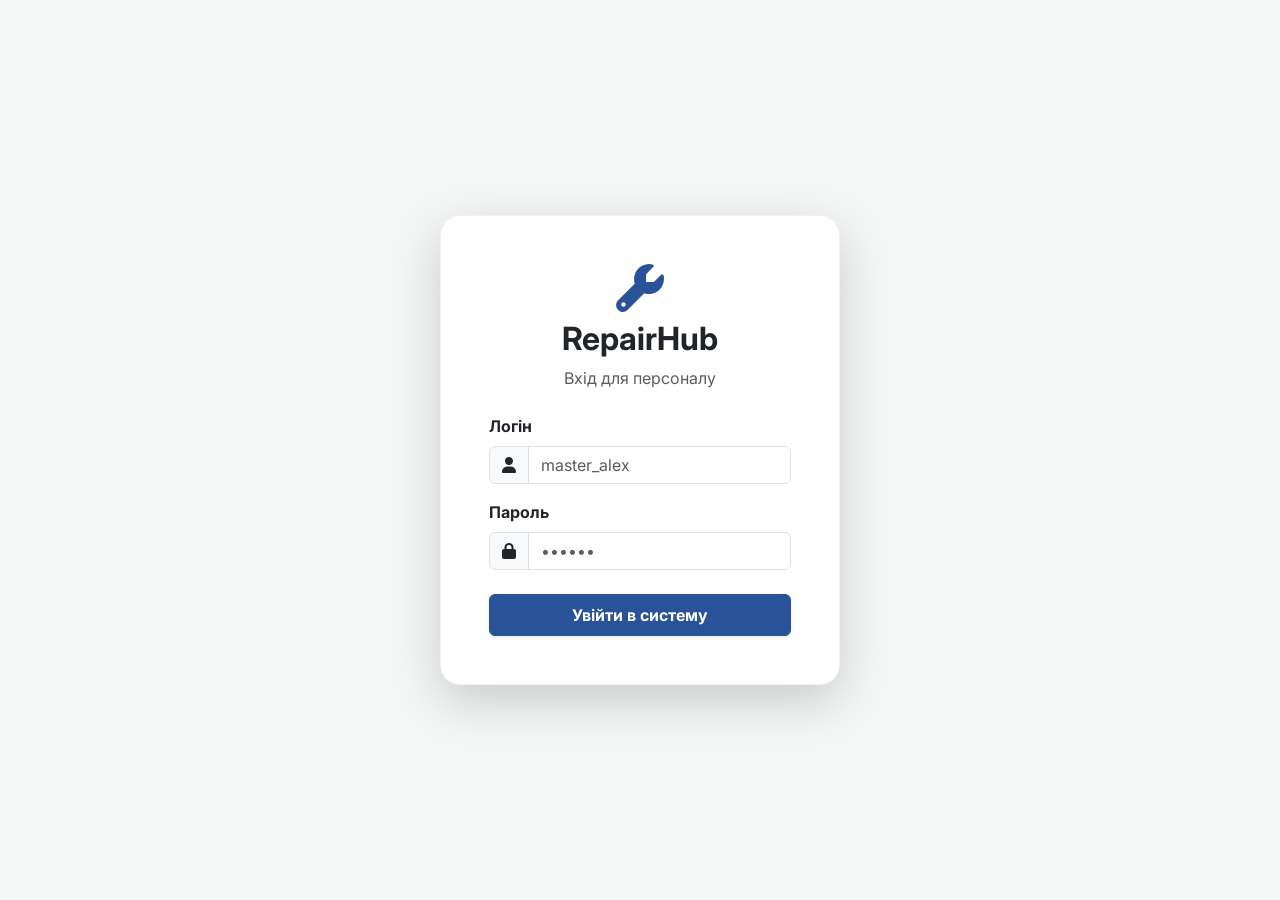
<file: frontend/index.html>
<!DOCTYPE html>
<html lang="uk">
<head>
    <meta charset="UTF-8">
    <meta name="viewport" content="width=device-width, initial-scale=1.0">
    <title>RepairHub | Кабінет Майстра</title>
    
    <link href="https://fonts.googleapis.com/css2?family=Inter:wght@400;500;600;700&display=swap" rel="stylesheet">
    <link href="https://cdn.jsdelivr.net/npm/bootstrap@5.3.0/dist/css/bootstrap.min.css" rel="stylesheet">
    <link href="https://cdnjs.cloudflare.com/ajax/libs/font-awesome/6.0.0/css/all.min.css" rel="stylesheet">
    
    <link rel="stylesheet" href="style.css">
</head>
<body>

    <div id="login-screen" class="d-flex align-items-center justify-content-center vh-100">
        <div class="login-card p-5 shadow-lg">
            <div class="text-center mb-4">
                <i class="fa-solid fa-wrench fa-3x text-primary mb-2"></i>
                <h2 class="fw-bold">RepairHub</h2>
                <p class="text-muted">Вхід для персоналу</p>
            </div>
            <form id="loginForm">
                <div class="mb-3">
                    <label class="form-label fw-bold">Логін</label>
                    <div class="input-group">
                        <span class="input-group-text"><i class="fa-solid fa-user"></i></span>
                        <input type="text" class="form-control" id="username" placeholder="master_alex" required>
                    </div>
                </div>
                <div class="mb-4">
                    <label class="form-label fw-bold">Пароль</label>
                    <div class="input-group">
                        <span class="input-group-text"><i class="fa-solid fa-lock"></i></span>
                        <input type="password" class="form-control" id="password" placeholder="••••••" required>
                    </div>
                </div>
                <button type="submit" class="btn btn-primary w-100 py-2 fw-bold shadow-sm btn-animate">
                    Увійти в систему
                </button>
                <div id="error-msg" class="alert alert-danger mt-3 d-none text-center small"></div>
            </form>
        </div>
    </div>

    <div id="dashboard-screen" class="d-none">
        <nav class="navbar navbar-expand-lg navbar-dark bg-dark-blue shadow-sm sticky-top">
            <div class="container">
                <a class="navbar-brand fw-bold" href="#">
                    <i class="fa-solid fa-wrench me-2"></i>RepairHub
                </a>
                <div class="d-flex align-items-center">
                    <span class="text-white me-3 d-none d-md-block">Привіт, <b id="user-name">User</b> 👋</span>
                    <button class="btn btn-outline-light btn-sm" onclick="logout()">
                        <i class="fa-solid fa-right-from-bracket"></i> Вихід
                    </button>
                </div>
            </div>
        </nav>

        <div class="container py-5">
            <div id="stat-container" class="row mb-4">
                <div class="col-md-6 col-lg-3">
                    <div class="stat-card bg-white p-3 shadow-sm rounded d-flex align-items-center">
                        <div class="icon-box bg-light-primary text-primary me-3">
                            <i class="fa-solid fa-list-ul fa-lg"></i>
                        </div>
                        <div>
                            <h6 class="text-muted mb-0">Доступні</h6>
                            <h4 class="fw-bold mb-0" id="stat-available">0</h4>
                        </div>
                    </div>
                </div>
                <div class="col-md-6 col-lg-3">
                    <div class="stat-card bg-white p-3 shadow-sm rounded d-flex align-items-center">
                        <div class="icon-box bg-light-warning text-warning me-3">
                            <i class="fa-solid fa-clock fa-lg"></i>
                        </div>
                        <div>
                            <h6 class="text-muted mb-0">В роботі</h6>
                            <h4 class="fw-bold mb-0" id="stat-in-progress">0</h4>
                        </div>
                    </div>
                </div>
            </div>

            <ul class="nav nav-pills mb-4" id="pills-tab">
                <li class="nav-item">
                    <button id="btn-available" class="nav-link active fw-bold" onclick="loadOrders('available')">
                        <i class="fa-solid fa-inbox me-2"></i>Нові замовлення
                    </button>
                </li>
                <li class="nav-item ms-2">
                    <button id="btn-my" class="nav-link fw-bold" onclick="loadOrders('my')">
                        <i class="fa-solid fa-hammer me-2"></i>Моя робота
                    </button>
                </li>
            </ul>

            <div id="orders-container" class="row g-4">
                <div class="text-center py-5 text-muted">
                    <i class="fa-solid fa-spinner fa-spin fa-2x"></i>
                    <p class="mt-2">Завантаження...</p>
                </div>
            </div>
        </div>
    </div>
    <div class="modal fade" id="finishModal" tabindex="-1" aria-hidden="true">
    <div class="modal-dialog modal-dialog-centered">
        <div class="modal-content border-0 shadow-lg">
            <div class="modal-header bg-dark-blue text-white">
                <h5 class="modal-title fw-bold"><i class="fa-solid fa-check-circle me-2"></i>Завершення замовлення</h5>
                <button type="button" class="btn-close btn-close-white" data-bs-dismiss="modal" aria-label="Close"></button>
            </div>
            <div class="modal-body p-4">
                <h6 class="fw-bold text-primary mb-3">🛠️ Використані запчастини</h6>
<div class="bg-light p-3 rounded mb-4 border">
    <div class="mb-2">
        <label class="small text-muted mb-1">Пошук запчастини</label>
        
        <input class="form-control mb-2" list="datalistOptions" id="part-search" placeholder="Почни вводити (напр. Дисплей...)">
        <datalist id="datalistOptions">
            </datalist>

        <div class="d-flex gap-2">
            <div class="input-group" style="width: 150px;">
                <span class="input-group-text">К-сть</span>
                <input type="number" id="part-qty" class="form-control" value="1" min="1">
            </div>
            
            <button class="btn btn-primary flex-grow-1" onclick="addPart()">
                <i class="fa-solid fa-plus"></i> Додати
            </button>
        </div>
    </div>
    <small id="part-msg" class="text-success d-none fw-bold"><i class="fa-solid fa-check"></i> Запчастину списано!</small>
</div>

                <hr>

                <h6 class="fw-bold text-success mb-3">💰 Вартість роботи майстра</h6>
                <div class="mb-3">
                    <label class="form-label small text-muted">Введи суму, яку ти береш за свої послуги (без урахування деталей)</label>
                    <div class="input-group input-group-lg">
                        <span class="input-group-text bg-success text-white border-0">₴</span>
                        <input type="number" id="work-price" class="form-control fw-bold" placeholder="0.00">
                    </div>
                </div>
            </div>
            <div class="modal-footer border-0 pt-0">
                <button type="button" class="btn btn-light text-muted" data-bs-dismiss="modal">Скасувати</button>
                <button type="button" class="btn btn-success px-4 fw-bold shadow-sm" onclick="finishOrder()">
                    ✅ Закрити замовлення
                </button>
            </div>
        </div>
    </div>
</div>
    <script src="https://cdn.jsdelivr.net/npm/bootstrap@5.3.0/dist/js/bootstrap.bundle.min.js"></script>
    <script src="app.js"></script>
</body>
</html>
</file>
<file: frontend/style.css>
/* Основний шрифт */
body {
    font-family: 'Inter', sans-serif;
    background-color: #f4f7f6; /* Світло-сірий фон "SaaS" */
    
}

/* Кольори */
.bg-dark-blue {
    background: linear-gradient(135deg, #1e3c72 0%, #2a5298 100%);
}

.text-primary { color: #2a5298 !important; }
.btn-primary {
    background-color: #2a5298;
    border-color: #2a5298;
}
.btn-primary:hover {
    background-color: #1e3c72;
}

/* Логін картка */
.login-card {
    width: 100%;
    max-width: 400px;
    background: white;
    border-radius: 20px;
    border: 1px solid rgba(0,0,0,0.05);
}

/* Картки статистики */
.stat-card {
    border-left: 4px solid transparent;
    transition: transform 0.2s;
}
.stat-card:hover {
    transform: translateY(-5px);
}
.icon-box {
    width: 50px;
    height: 50px;
    border-radius: 12px;
    display: flex;
    align-items: center;
    justify-content: center;
}
.bg-light-primary { background-color: #e8f0fe; }
.bg-light-warning { background-color: #fef3c7; }

/* Картки замовлень */
.order-card {
    border: none;
    border-radius: 15px;
    background: white;
    transition: all 0.3s ease;
    border-left: 5px solid #2a5298; /* Синій індикатор зліва */
}
.order-card:hover {
    box-shadow: 0 10px 20px rgba(0,0,0,0.08);
    transform: translateY(-3px);
}

.badge-status {
    font-size: 0.8em;
    padding: 6px 12px;
    border-radius: 20px;
}

/* Анімація кнопок */
.btn-animate:active {
    transform: scale(0.98);
}

/* Утиліти */
.d-none { display: none !important; }

#stat-container {
    display: flex;
    justify-content: center;
}

#pills-tab {
    display: flex;
    justify-content: center;
}
</file>
